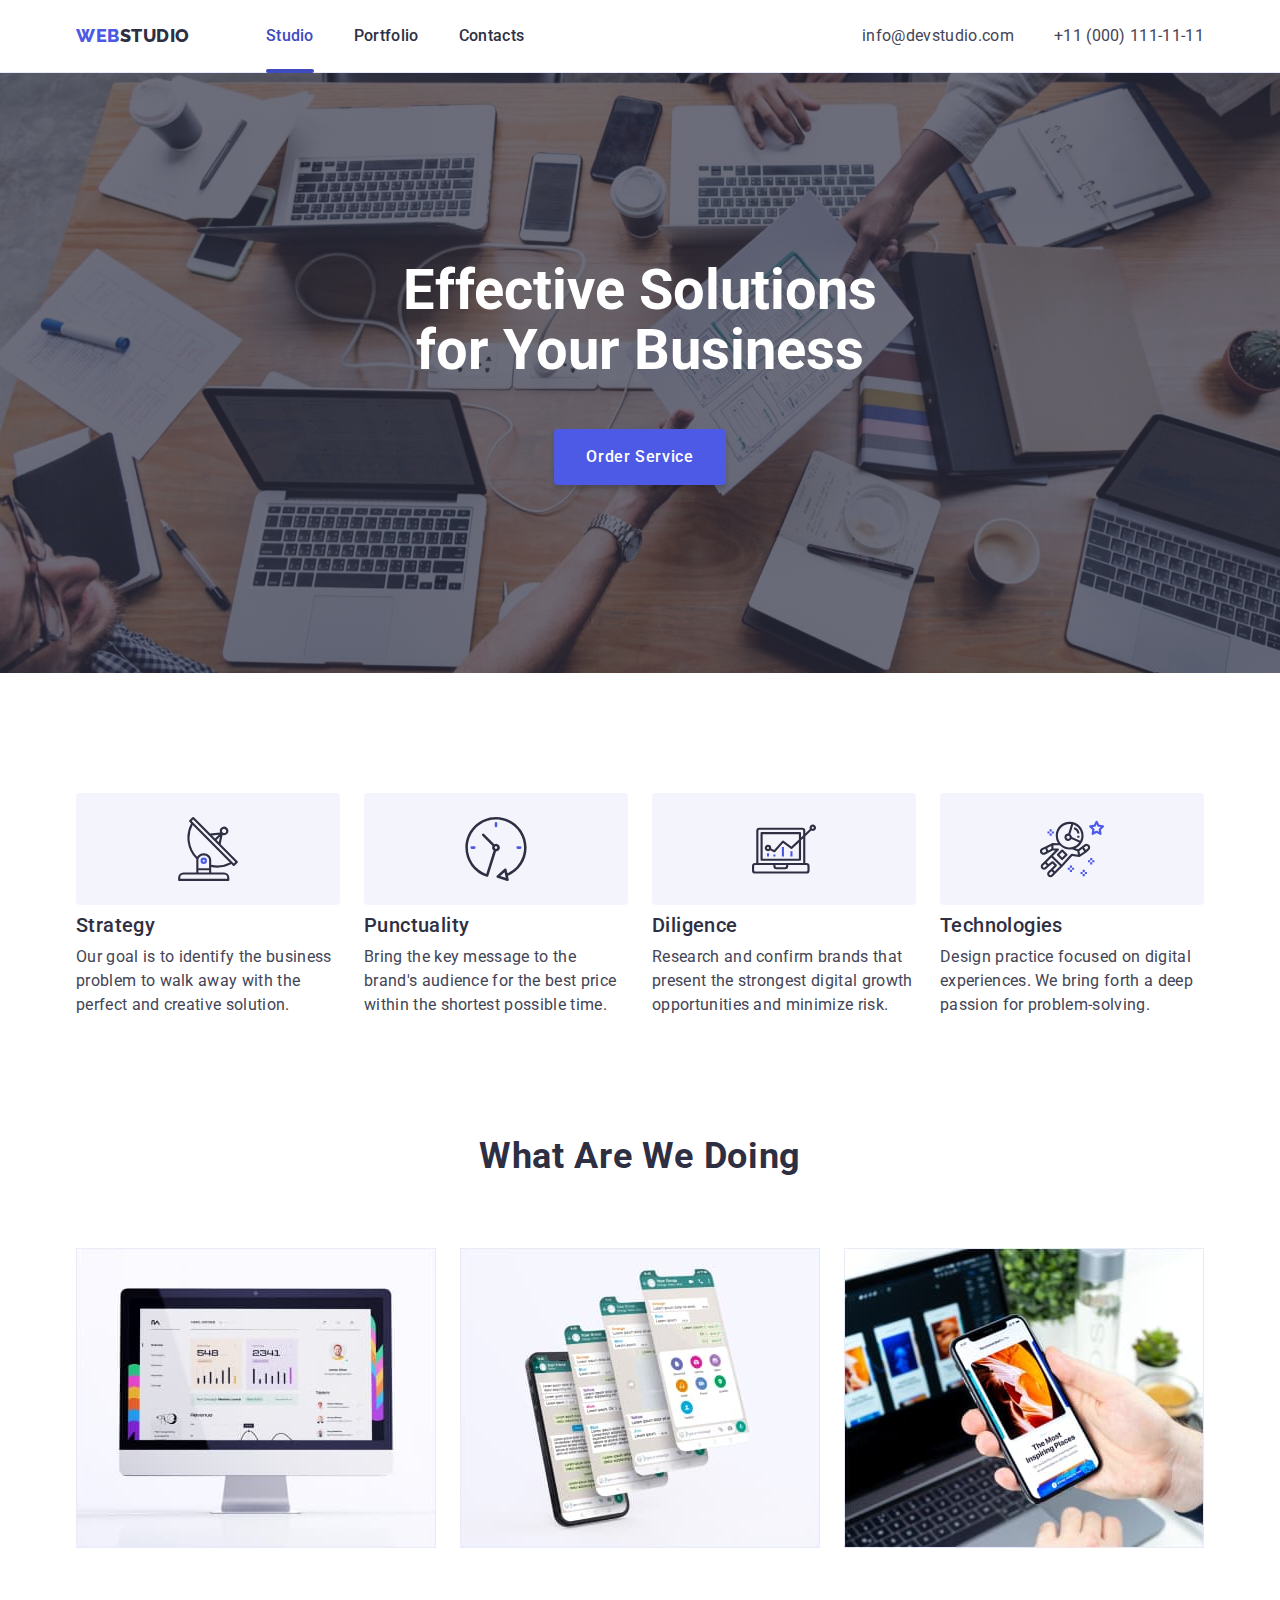
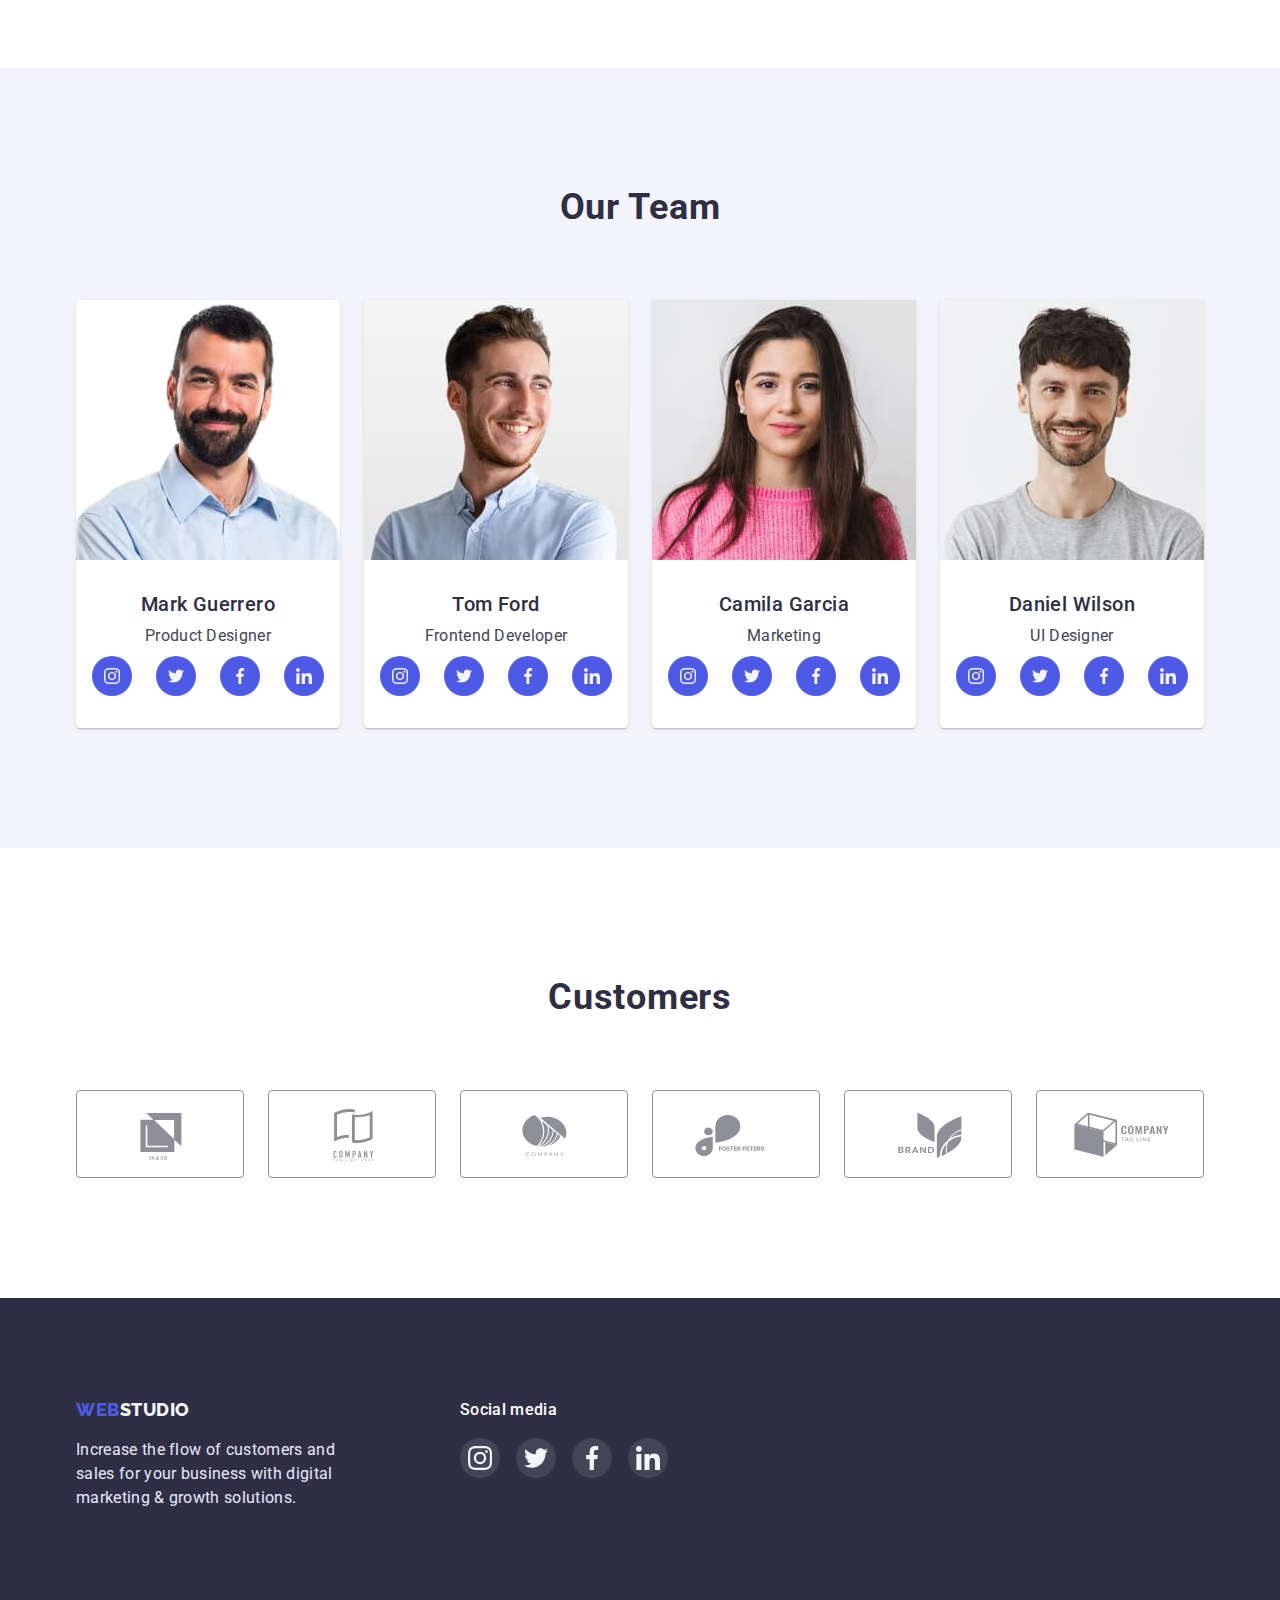
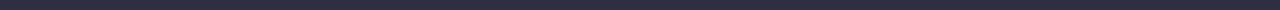
<file: index.html>
<!DOCTYPE html>
<html lang="en">
  <head>
    <meta charset="UTF-8" />
    <meta http-equiv="X-UA-Compatible" content="IE=edge" />
    <meta name="viewport" content="width=device-width, initial-scale=1.0" />
    <title>Web Studio</title>

    <link rel="preconnect" href="https://fonts.googleapis.com" />
    <link rel="preconnect" href="https://fonts.gstatic.com" crossorigin />
    <link
      href="https://fonts.googleapis.com/css2?family=Raleway:wght@800&family=Roboto:wght@400;500;700;900&display=swap"
      rel="stylesheet"
    />

    <link
      rel="stylesheet"
      href="https://cdn.jsdelivr.net/npm/modern-normalize@1.1.0/modern-normalize.min.css"
    />

    <link rel="stylesheet" href="./css/styles.css" />
  </head>

  <body>
    <!-- Header -->
    <header class="page-header">
      <div class="container header-container">
        <nav class="page-navigation">
          <a href="./index.html" class="logo link"
            >Web<span class="logo-theme-light">Studio</span></a
          >

          <ul class="menu list">
            <li class="menu-item">
              <a href="" class="menu-link link current">Studio</a>
            </li>
            <li class="menu-item">
              <a href="./portfolio.html" class="menu-link link">Portfolio</a>
            </li>
            <li class="menu-item">
              <a href="" class="menu-link link">Contacts</a>
            </li>
          </ul>
        </nav>

        <!-- Contacts -->
        <ul class="contacts list">
          <li>
            <a href="mailto:info@devstudio.com" class="contact-mail link"
              >info@devstudio.com</a
            >
          </li>
          <li>
            <a href="tel:+110001111111" class="contact-phone link"
              >+11 (000) 111-11-11</a
            >
          </li>
        </ul>
      </div>
    </header>

    <!-- Main content -->

    <main>
      <!-- Hero -->
      <section class="hero">
        <div class="container">
          <h1 class="hero-title">Effective Solutions for Your Business</h1>
          <button class="modal-btn" type="button" data-modal-open>
            Order Service
          </button>
        </div>
      </section>

      <!-- Our advantages -->
      <section class="section">
        <div class="container">
          <h2 class="visually-hidden">Our advantages</h2>
          <ul class="advantages-list list">
            <li class="advantages-list-item">
              <div class="thumb">
                <svg class="advantages-icon" width="64" height="64">
                  <use href="./images/icons.svg#icon-antenna"></use>
                </svg>
              </div>
              <h3 class="advantages-subtitle">Strategy</h3>
              <p class="advantages-text">
                Our goal is to identify the business problem to walk away with
                the perfect and creative solution.
              </p>
            </li>
            <li class="advantages-list-item">
              <div class="thumb">
                <svg class="advantages-icon" width="64" height="64">
                  <use href="./images/icons.svg#icon-clock"></use>
                </svg>
              </div>
              <h3 class="advantages-subtitle">Punctuality</h3>
              <p class="advantages-text">
                Bring the key message to the brand's audience for the best price
                within the shortest possible time.
              </p>
            </li>
            <li class="advantages-list-item">
              <div class="thumb">
                <svg class="advantages-icon" width="64" height="64">
                  <use href="./images/icons.svg#icon-diagram"></use>
                </svg>
              </div>
              <h3 class="advantages-subtitle">Diligence</h3>
              <p class="advantages-text">
                Research and confirm brands that present the strongest digital
                growth opportunities and minimize risk.
              </p>
            </li>
            <li class="advantages-list-item">
              <div class="thumb">
                <svg class="advantages-icon" width="64" height="64">
                  <use href="./images/icons.svg#icon-astronaut"></use>
                </svg>
              </div>
              <h3 class="advantages-subtitle">Technologies</h3>
              <p class="advantages-text">
                Design practice focused on digital experiences. We bring forth a
                deep passion for problem-solving.
              </p>
            </li>
          </ul>
        </div>
      </section>

      <!-- About work -->
      <section class="section about-work">
        <div class="container">
          <h2 class="title">What are we doing</h2>
          <ul class="about-work-list list">
            <li class="about-work-list-item">
              <img
                src="./images/about-our-work/computer.jpg"
                alt="computer"
                width="360"
                height="300"
              />
            </li>
            <li class="about-work-list-item">
              <img
                src="./images/about-our-work/phone.jpg"
                alt="phone"
                width="360"
                height="300"
              />
            </li>
            <li class="about-work-list-item">
              <img
                src="./images/about-our-work/devices.jpg"
                alt="phone and computer"
                width="360"
                height="300"
              />
            </li>
          </ul>
        </div>
      </section>

      <!-- Our team -->
      <section class="section team">
        <div class="container">
          <h2 class="title">Our Team</h2>
          <ul class="team-list list">
            <li class="team-card">
              <img
                src="./images/our-team/mark.jpg"
                alt="a man"
                width="264"
                height="260"
              />
              <div class="team-description">
                <h3 class="team-subtitle">Mark Guerrero</h3>
                <p class="team-position">Product Designer</p>
                <ul class="social-list list">
                  <li class="social-item">
                    <a class="social-link" href="">
                      <svg class="social-icon" width="16" height="16">
                        <use href="./images/icons.svg#icon-instagram"></use>
                      </svg>
                    </a>
                  </li>
                  <li class="social-item">
                    <a class="social-link" href="">
                      <svg class="social-icon" width="16" height="16">
                        <use href="./images/icons.svg#icon-twitter"></use>
                      </svg>
                    </a>
                  </li>
                  <li class="social-item">
                    <a class="social-link" href=""
                      ><svg class="social-icon" width="16" height="16">
                        <use href="./images/icons.svg#icon-facebook"></use>
                      </svg>
                    </a>
                  </li>
                  <li class="social-item">
                    <a class="social-link" href=""
                      ><svg class="social-icon" width="16" height="16">
                        <use href="./images/icons.svg#icon-linkedin"></use>
                      </svg>
                    </a>
                  </li>
                </ul>
              </div>
            </li>
            <li class="team-card">
              <img
                src="./images/our-team/tom.jpg"
                alt="a man"
                width="264"
                height="260"
              />
              <div class="team-description">
                <h3 class="team-subtitle">Tom Ford</h3>
                <p class="team-position">Frontend Developer</p>
                <ul class="social-list list">
                  <li class="social-item">
                    <a class="social-link" href=""
                      ><svg class="social-icon" width="16" height="16">
                        <use href="./images/icons.svg#icon-instagram"></use>
                      </svg>
                    </a>
                  </li>
                  <li class="social-item">
                    <a class="social-link" href=""
                      ><svg class="social-icon" width="16" height="16">
                        <use href="./images/icons.svg#icon-twitter"></use>
                      </svg>
                    </a>
                  </li>
                  <li class="social-item">
                    <a class="social-link" href=""
                      ><svg class="social-icon" width="16" height="16">
                        <use href="./images/icons.svg#icon-facebook"></use>
                      </svg>
                    </a>
                  </li>
                  <li class="social-item">
                    <a class="social-link" href=""
                      ><svg class="social-icon" width="16" height="16">
                        <use href="./images/icons.svg#icon-linkedin"></use>
                      </svg>
                    </a>
                  </li>
                </ul>
              </div>
            </li>
            <li class="team-card">
              <img
                src="./images/our-team/camila.jpg"
                alt="a women"
                width="264"
                height="260"
              />
              <div class="team-description">
                <h3 class="team-subtitle">Camila Garcia</h3>
                <p class="team-position">Marketing</p>
                <ul class="social-list list">
                  <li class="social-item">
                    <a class="social-link" href=""
                      ><svg class="social-icon" width="16" height="16">
                        <use href="./images/icons.svg#icon-instagram"></use>
                      </svg>
                    </a>
                  </li>
                  <li class="social-item">
                    <a class="social-link" href=""
                      ><svg class="social-icon" width="16" height="16">
                        <use href="./images/icons.svg#icon-twitter"></use>
                      </svg>
                    </a>
                  </li>
                  <li class="social-item">
                    <a class="social-link" href=""
                      ><svg class="social-icon" width="16" height="16">
                        <use href="./images/icons.svg#icon-facebook"></use>
                      </svg>
                    </a>
                  </li>
                  <li class="social-item">
                    <a class="social-link" href=""
                      ><svg class="social-icon" width="16" height="16">
                        <use href="./images/icons.svg#icon-linkedin"></use>
                      </svg>
                    </a>
                  </li>
                </ul>
              </div>
            </li>
            <li class="team-card">
              <img
                src="./images/our-team/daniel.jpg"
                alt="a man"
                width="264"
                height="260"
              />
              <div class="team-description">
                <h3 class="team-subtitle">Daniel Wilson</h3>
                <p class="team-position">UI Designer</p>
                <ul class="social-list list">
                  <li class="social-item">
                    <a class="social-link" href=""
                      ><svg class="social-icon" width="16" height="16">
                        <use href="./images/icons.svg#icon-instagram"></use>
                      </svg>
                    </a>
                  </li>
                  <li class="social-item">
                    <a class="social-link" href=""
                      ><svg class="social-icon" width="16" height="16">
                        <use href="./images/icons.svg#icon-twitter"></use>
                      </svg>
                    </a>
                  </li>
                  <li class="social-item">
                    <a class="social-link" href=""
                      ><svg class="social-icon" width="16" height="16">
                        <use href="./images/icons.svg#icon-facebook"></use>
                      </svg>
                    </a>
                  </li>
                  <li class="social-item">
                    <a class="social-link" href=""
                      ><svg class="social-icon" width="16" height="16">
                        <use href="./images/icons.svg#icon-linkedin"></use>
                      </svg>
                    </a>
                  </li>
                </ul>
              </div>
            </li>
          </ul>
        </div>
      </section>

      <!-- Customers -->
      <section class="customers">
        <div class="container">
          <h2 class="title">Customers</h2>
          <ul class="customers-list list">
            <li class="customers-item">
              <a href="" class="customers-link">
                <svg class="customers-icon" width="104" height="56">
                  <use href="./images/icons.svg#icon-logo"></use>
                </svg>
              </a>
            </li>
            <li class="customers-item">
              <a href="" class="customers-link">
                <svg class="customers-icon" width="104" height="56">
                  <use href="./images/icons.svg#icon-company"></use>
                </svg>
              </a>
            </li>
            <li class="customers-item">
              <a href="" class="customers-link">
                <svg class="customers-icon" width="104" height="56">
                  <use href="./images/icons.svg#icon-logo-company"></use>
                </svg>
              </a>
            </li>
            <li class="customers-item">
              <a href="" class="customers-link">
                <svg class="customers-icon" width="104" height="56">
                  <use href="./images/icons.svg#icon-foster"></use>
                </svg>
              </a>
            </li>
            <li class="customers-item">
              <a href="" class="customers-link">
                <svg class="customers-icon" width="104" height="56">
                  <use href="./images/icons.svg#icon-brand"></use>
                </svg>
              </a>
            </li>
            <li class="customers-item">
              <a href="" class="customers-link">
                <svg class="customers-icon" width="104" height="56">
                  <use href="./images/icons.svg#icon-line"></use>
                </svg>
              </a>
            </li>
          </ul>
        </div>
      </section>
    </main>

    <!-- Footer -->
    <footer class="page-footer">
      <div class="container footer-container">
        <div class="footer-box">
          <a href="./index.html" class="logo link"
            >Web<span class="logo-theme-dark">Studio</span></a
          >
          <p class="slogan">
            Increase the flow of customers and sales for your business with
            digital marketing & growth solutions.
          </p>
        </div>
        <div class="media">
          <p class="media-text">Social media</p>
          <ul class="media-list list">
            <li class="media-item">
              <a href="" class="media-link">
                <svg class="media-icon" width="24" height="24">
                  <use href="./images/icons.svg#icon-instagram"></use>
                </svg>
              </a>
            </li>
            <li class="media-item">
              <a href="" class="media-link">
                <svg class="media-icon" width="24" height="24">
                  <use href="./images/icons.svg#icon-twitter"></use>
                </svg>
              </a>
            </li>
            <li class="media-item">
              <a href="" class="media-link">
                <svg class="media-icon" width="24" height="24">
                  <use href="./images/icons.svg#icon-facebook"></use>
                </svg>
              </a>
            </li>
            <li class="media-item">
              <a href="" class="media-link">
                <svg class="media-icon" width="24" height="24">
                  <use href="./images/icons.svg#icon-linkedin"></use>
                </svg>
              </a>
            </li>
          </ul>
        </div>
      </div>
    </footer>

    <div class="backdrop is-hidden" data-modal>
      <div class="modal">
        <button type="button" class="close-btn" data-modal-close>
          <svg class="close-icon" width="8" height="8">
            <use href="./images/icons.svg#icon-close-modal"></use>
          </svg>
        </button>
      </div>
    </div>

    <script src="./js/modal.js"></script>
  </body>
</html>
</file>
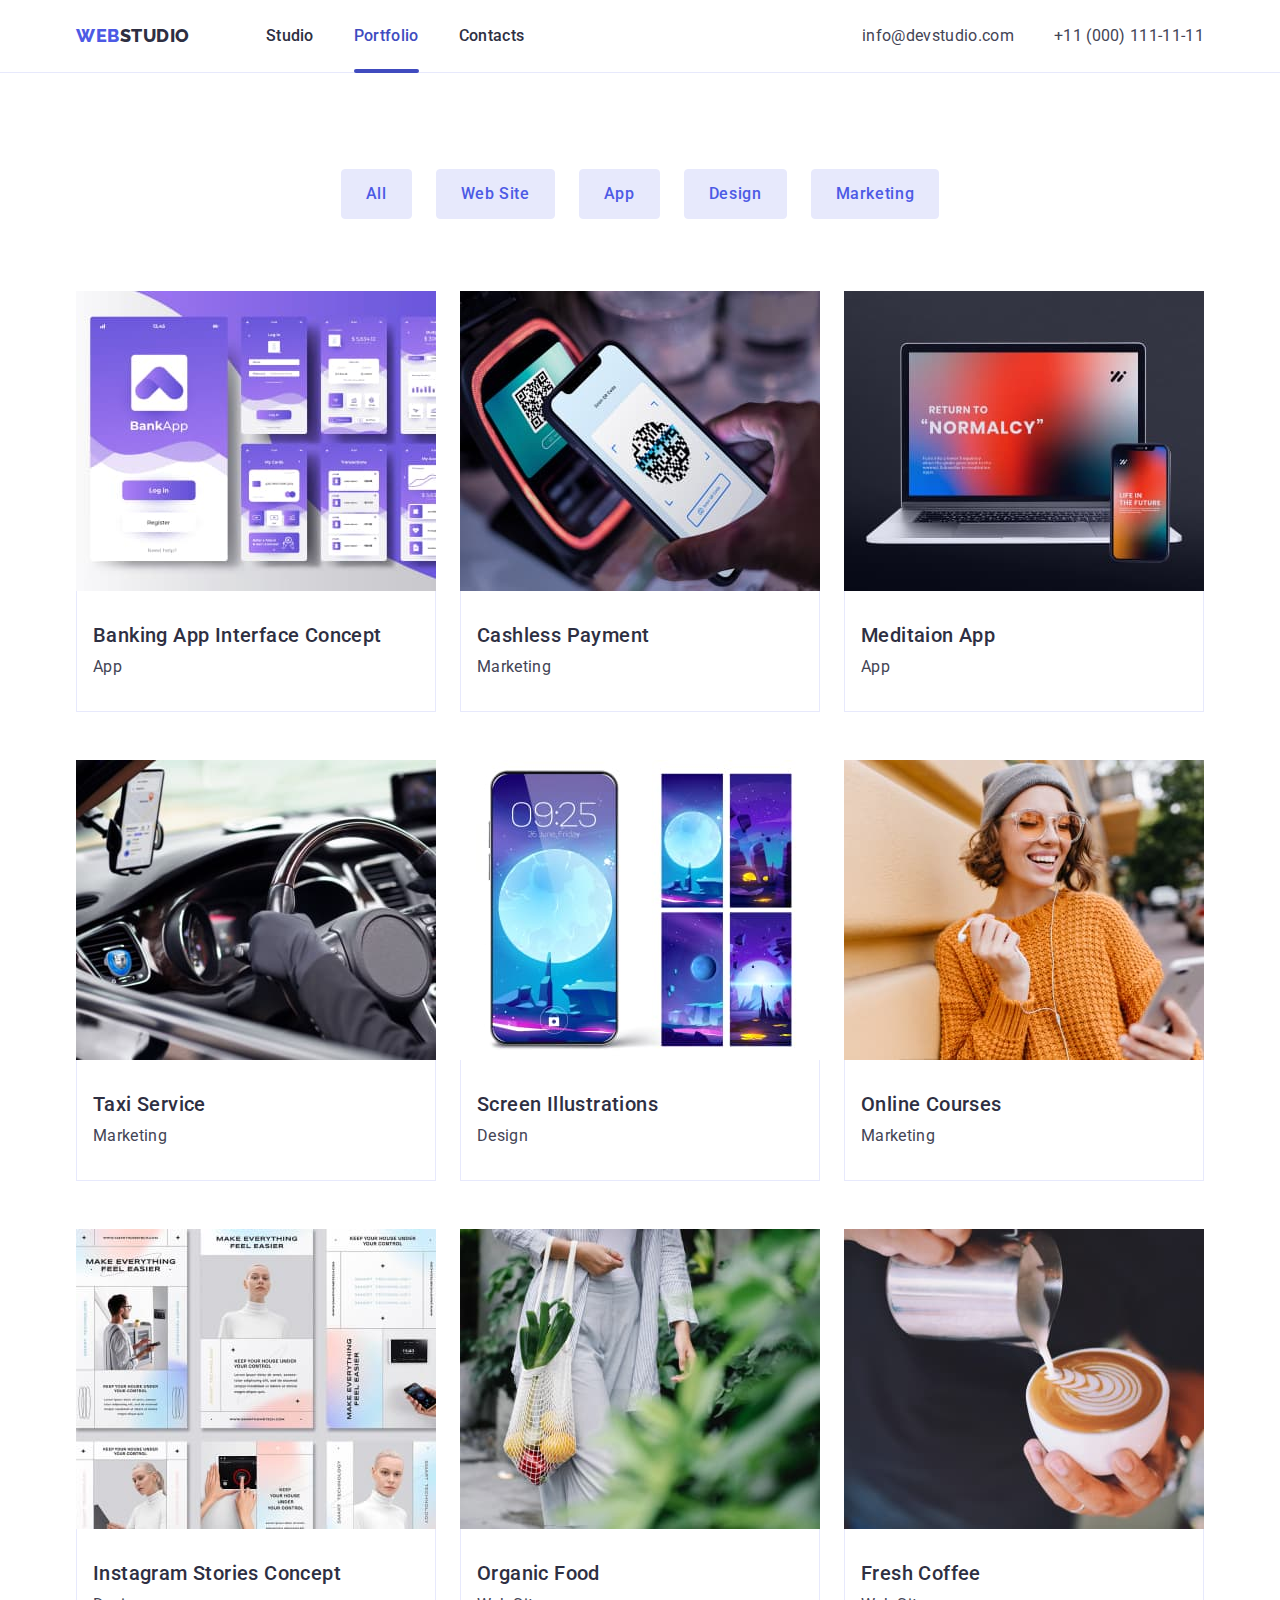
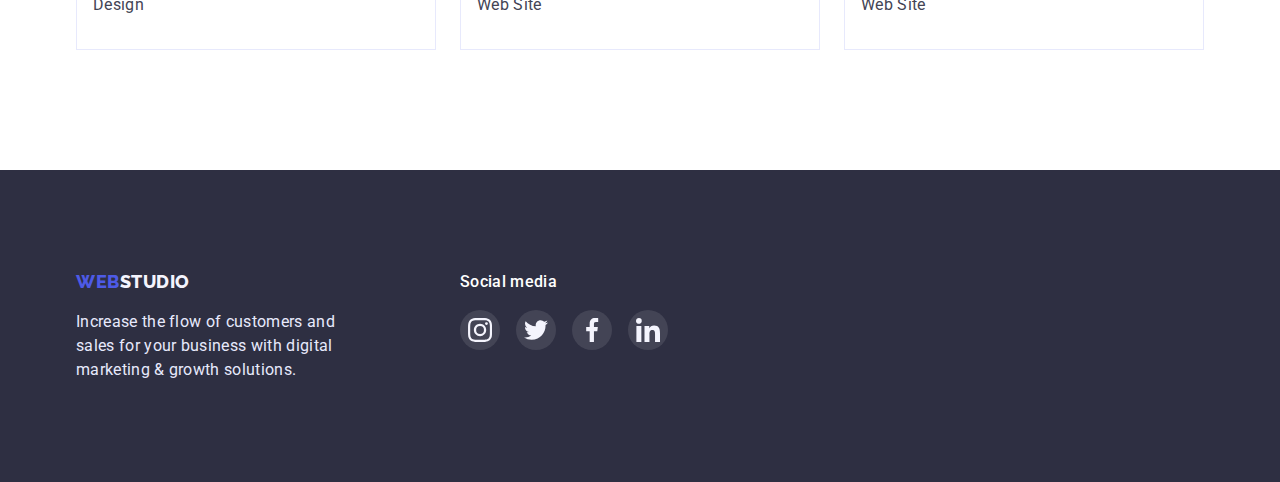
<file: portfolio.html>
<!DOCTYPE html>
<html lang="en">
  <head>
    <meta charset="UTF-8" />
    <meta http-equiv="X-UA-Compatible" content="IE=edge" />
    <meta name="viewport" content="width=device-width, initial-scale=1.0" />
    <title>Web Studio</title>

    <link rel="preconnect" href="https://fonts.googleapis.com" />
    <link rel="preconnect" href="https://fonts.gstatic.com" crossorigin />
    <link
      href="https://fonts.googleapis.com/css2?family=Raleway:wght@800&family=Roboto:wght@400;500;700;900&display=swap"
      rel="stylesheet"
    />

    <link
      rel="stylesheet"
      href="https://cdn.jsdelivr.net/npm/modern-normalize@1.1.0/modern-normalize.min.css"
    />

    <link rel="stylesheet" href="./css/styles.css" />
  </head>

  <body>
    <!-- Header -->
    <header class="page-header">
      <div class="container header-container">
        <nav class="page-navigation">
          <a href="./index.html" class="logo link"
            >Web<span class="logo-theme-light">Studio</span></a
          >

          <ul class="menu list">
            <li class="menu-item">
              <a href="./index.html" class="menu-link link">Studio</a>
            </li>
            <li class="menu-item">
              <a href="./portfolio.html" class="menu-link link current"
                >Portfolio</a
              >
            </li>
            <li class="menu-item">
              <a href="" class="menu-link link">Contacts</a>
            </li>
          </ul>
        </nav>

        <!-- Contacts -->
        <ul class="contacts list">
          <li>
            <a href="mailto:info@devstudio.com" class="contact-mail link"
              >info@devstudio.com</a
            >
          </li>
          <li>
            <a href="tel:+110001111111" class="contact-phone link"
              >+11 (000) 111-11-11</a
            >
          </li>
        </ul>
      </div>
    </header>

    <!-- Main content -->
    <main>
      <section class="portfolio">
        <div class="container">
          <h1 class="visually-hidden">Projects</h1>

          <ul class="filters-list list">
            <li class="filters-list-item">
              <button class="filter-btn" type="button">All</button>
            </li>
            <li class="filters-list-item">
              <button class="filter-btn" type="button">Web Site</button>
            </li>
            <li class="filters-list-item">
              <button class="filter-btn" type="button">App</button>
            </li>
            <li class="filters-list-item">
              <button class="filter-btn" type="button">Design</button>
            </li>
            <li class="filters-list-item">
              <button class="filter-btn" type="button">Marketing</button>
            </li>
          </ul>

          <!-- Projects -->
          <ul class="project-list list">
            <li class="project-card">
              <a href="" class="project-link link">
                <div class="project-box">
                  <img
                    src="./images/projects-card/interface.jpg"
                    alt="white and violet interface"
                    width="360"
                    height="300"
                  />
                  <p class="overlay-text">
                    14 Stylish and User-Friendly App Design Concepts · Task
                    Manager App · Calorie Tracker App · Exotic Fruit Ecommerce
                    App · Cloud Storage App
                  </p>
                </div>
                <div class="project-description">
                  <h2 class="project-card-title">
                    Banking App Interface Concept
                  </h2>
                  <p class="project-card-text">App</p>
                </div>
              </a>
            </li>
            <li class="project-card">
              <a href="" class="project-link link">
                <div class="project-box">
                  <img
                    src="./images/projects-card/payment.jpg"
                    alt="phone in hand"
                    width="360"
                    height="300"
                  />
                  <p class="overlay-text">
                    14 Stylish and User-Friendly App Design Concepts · Task
                    Manager App · Calorie Tracker App · Exotic Fruit Ecommerce
                    App · Cloud Storage App
                  </p>
                </div>
                <div class="project-description">
                  <h2 class="project-card-title">Cashless Payment</h2>
                  <p class="project-card-text">Marketing</p>
                </div>
              </a>
            </li>
            <li class="project-card">
              <a href="" class="project-link link">
                <div class="project-box">
                  <img
                    src="./images/projects-card/meditation-app.jpg"
                    alt="phone and computer"
                    width="360"
                    height="300"
                  />
                  <p class="overlay-text">
                    14 Stylish and User-Friendly App Design Concepts · Task
                    Manager App · Calorie Tracker App · Exotic Fruit Ecommerce
                    App · Cloud Storage App
                  </p>
                </div>
                <div class="project-description">
                  <h2 class="project-card-title">Meditaion App</h2>
                  <p class="project-card-text">App</p>
                </div>
              </a>
            </li>
            <li class="project-card">
              <a href="" class="project-link link">
                <div class="project-box">
                  <img
                    src="./images/projects-card/taxi-service.jpg"
                    alt="a car"
                    width="360"
                    height="300"
                  />
                  <p class="overlay-text">
                    14 Stylish and User-Friendly App Design Concepts · Task
                    Manager App · Calorie Tracker App · Exotic Fruit Ecommerce
                    App · Cloud Storage App
                  </p>
                </div>
                <div class="project-description">
                  <h2 class="project-card-title">Taxi Service</h2>
                  <p class="project-card-text">Marketing</p>
                </div>
              </a>
            </li>
            <li class="project-card">
              <a href="" class="project-link link">
                <div class="project-box">
                  <img
                    src="./images/projects-card/screen-illustrations.jpg"
                    alt="phone screens"
                    width="360"
                    height="300"
                  />
                  <p class="overlay-text">
                    14 Stylish and User-Friendly App Design Concepts · Task
                    Manager App · Calorie Tracker App · Exotic Fruit Ecommerce
                    App · Cloud Storage App
                  </p>
                </div>
                <div class="project-description">
                  <h2 class="project-card-title">Screen Illustrations</h2>
                  <p class="project-card-text">Design</p>
                </div>
              </a>
            </li>
            <li class="project-card">
              <a href="" class="project-link link">
                <div class="project-box">
                  <img
                    src="./images/projects-card/online-courses.jpg"
                    alt="smiling woman"
                    width="360"
                    height="300"
                  />
                  <p class="overlay-text">
                    14 Stylish and User-Friendly App Design Concepts · Task
                    Manager App · Calorie Tracker App · Exotic Fruit Ecommerce
                    App · Cloud Storage App
                  </p>
                </div>
                <div class="project-description">
                  <h2 class="project-card-title">Online Courses</h2>
                  <p class="project-card-text">Marketing</p>
                </div>
              </a>
            </li>
            <li class="project-card">
              <a href="" class="project-link link">
                <div class="project-box">
                  <img
                    src="./images/projects-card/instagram-stories.jpg"
                    alt="design versions"
                    width="360"
                    height="300"
                  />
                  <p class="overlay-text">
                    14 Stylish and User-Friendly App Design Concepts · Task
                    Manager App · Calorie Tracker App · Exotic Fruit Ecommerce
                    App · Cloud Storage App
                  </p>
                </div>
                <div class="project-description">
                  <h2 class="project-card-title">Instagram Stories Concept</h2>
                  <p class="project-card-text">Design</p>
                </div>
              </a>
            </li>
            <li class="project-card">
              <a href="" class="project-link link">
                <div class="project-box">
                  <img
                    src="./images/projects-card/organic-food.jpg"
                    alt="woman holding fruits"
                    width="360"
                    height="300"
                  />
                  <p class="overlay-text">
                    14 Stylish and User-Friendly App Design Concepts · Task
                    Manager App · Calorie Tracker App · Exotic Fruit Ecommerce
                    App · Cloud Storage App
                  </p>
                </div>
                <div class="project-description">
                  <h2 class="project-card-title">Organic Food</h2>
                  <p class="project-card-text">Web Site</p>
                </div>
              </a>
            </li>
            <li class="project-card">
              <a href="" class="project-link link">
                <div class="project-box">
                  <img
                    src="./images/projects-card/fresh-coffee.jpg"
                    alt="cup of coffe"
                    width="360"
                    height="300"
                  />
                  <p class="overlay-text">
                    14 Stylish and User-Friendly App Design Concepts · Task
                    Manager App · Calorie Tracker App · Exotic Fruit Ecommerce
                    App · Cloud Storage App
                  </p>
                </div>
                <div class="project-description">
                  <h2 class="project-card-title">Fresh Coffee</h2>
                  <p class="project-card-text">Web Site</p>
                </div>
              </a>
            </li>
          </ul>
        </div>
      </section>
    </main>

    <!-- Footer -->
    <footer class="page-footer">
      <div class="container footer-container">
        <div class="footer-box">
          <a href="./index.html" class="logo link"
            >Web<span class="logo-theme-dark">Studio</span></a
          >
          <p class="slogan">
            Increase the flow of customers and sales for your business with
            digital marketing & growth solutions.
          </p>
        </div>
        <div class="media">
          <p class="media-text">Social media</p>
          <ul class="media-list list">
            <li class="media-item">
              <a href="" class="media-link">
                <svg class="media-icon" width="24" height="24">
                  <use href="./images/icons.svg#icon-instagram"></use>
                </svg>
              </a>
            </li>
            <li class="media-item">
              <a href="" class="media-link">
                <svg class="media-icon" width="24" height="24">
                  <use href="./images/icons.svg#icon-twitter"></use>
                </svg>
              </a>
            </li>
            <li class="media-item">
              <a href="" class="media-link">
                <svg class="media-icon" width="24" height="24">
                  <use href="./images/icons.svg#icon-facebook"></use>
                </svg>
              </a>
            </li>
            <li class="media-item">
              <a href="" class="media-link">
                <svg class="media-icon" width="24" height="24">
                  <use href="./images/icons.svg#icon-linkedin"></use>
                </svg>
              </a>
            </li>
          </ul>
        </div>
      </div>
    </footer>
  </body>
</html>
</file>
<file: css/styles.css>
:root {
  --primary-brand-color: #4d5ae5;
  --pressed-state-color: #404bbf;
  --dark-color: #2e2f42;
  --success-color: #31d0aa;
  --text-color: #434455;
  --subtext-color: #8e8f99;
  --accent-color: #e7e9fc;
  --light-mode-color: #f4f4fd;
  --background-color: #ffffff;
  --button-color: #ffffff;
  --transition-duration-func: 250ms cubic-bezier(0.4, 0, 0.2, 1);
}

h1,
h2,
h3,
p {
  margin-top: 0;
  margin-bottom: 0;
}

ul {
  margin-top: 0;
  margin-bottom: 0;
  padding-left: 0;
}

img {
  display: block;
}

.list {
  list-style: none;
}

.link {
  text-decoration: none;
}

body {
  font-family: 'Roboto', sans-serif;
  color: var(--text-color);
  background-color: var(--background-color);
}

.container {
  width: 1158px;
  padding-left: 15px;
  padding-right: 15px;
  margin-left: auto;
  margin-right: auto;
}

.section {
  padding-top: 120px;
  padding-bottom: 120px;
}

.visually-hidden {
  position: absolute;
  width: 1px;
  height: 1px;
  margin: -1px;
  border: 0;
  padding: 0;

  white-space: nowrap;
  clip-path: inset(100%);
  clip: rect(0 0 0 0);
  overflow: hidden;
}

/* ======================== COMPONENTS ======================== */

.logo {
  margin-right: 76px;

  font-family: 'Raleway', sans-serif;
  font-weight: 800;
  font-size: 18px;
  line-height: 1.33;
  letter-spacing: 0.03em;
  text-transform: uppercase;
  color: var(--primary-brand-color);
}

.logo-theme-light {
  color: var(--dark-color);
}

.logo-theme-dark {
  color: var(--light-mode-color);
}

.title {
  margin-bottom: 72px;

  font-weight: 700;
  font-size: 36px;
  line-height: 1.1;
  letter-spacing: 0.02em;
  text-align: center;
  text-transform: capitalize;
  color: var(--dark-color);
}
/* ============================= Header =========================== */

.page-header {
  padding-top: 24px;
  padding-bottom: 24px;
  border-bottom: 1px solid var(--accent-color);
}

.header-container {
  display: flex;
  align-items: center;
  justify-content: space-between;
}

.page-navigation {
  display: flex;
  align-items: center;
}

.menu {
  display: flex;
  align-items: center;
}

.menu-item:not(:last-child) {
  margin-right: 40px;
}

.menu-link {
  position: relative;
  transition: color var(--transition-duration-func);

  font-weight: 500;
  line-height: 1.5;
  letter-spacing: 0.02em;
  color: var(--dark-color);
}

.menu-link:hover,
.menu-link:focus {
  color: var(--pressed-state-color);
}

.current {
  color: var(--pressed-state-color);
}

.current::after {
  content: '';

  position: absolute;
  left: 0px;
  top: 43px;

  display: block;
  width: 100%;
  height: 4px;

  border-radius: 2px;
  background-color: var(--pressed-state-color);
}

/* Contacts */

.contacts {
  display: flex;
  align-items: center;
}

.contact-mail {
  margin-right: 40px;
}

.contact-mail,
.contact-phone {
  transition: color var(--transition-duration-func);

  line-height: 1.5;
  letter-spacing: 0.02em;
  color: var(--text-color);
}

.contact-mail:hover,
.contact-mail:focus {
  color: var(--pressed-state-color);
}

.contact-phone:hover,
.contact-phone:focus {
  color: var(--pressed-state-color);
}

/* =================================== Hero ========================== */

.hero {
  background-image: linear-gradient(
      rgba(46, 47, 66, 0.7),
      rgba(46, 47, 66, 0.7)
    ),
    url(../images/hero/bg.jpg);
  background-repeat: no-repeat;
  background-color: rgba(46, 47, 66, 0.7);

  max-width: 1440px;
  margin: 0 auto;
  padding-top: 188px;
  padding-bottom: 188px;

  text-align: center;
}

.hero-title {
  width: 495px;
  margin-left: auto;
  margin-right: auto;
  margin-bottom: 48px;

  font-weight: 700;
  font-size: 56px;
  line-height: 1.07;
  text-align: center;
  color: var(--button-color);
}

.modal-btn {
  transition: background-color var(--transition-duration-func);

  display: inline-block;
  border-radius: 4px;
  border: none;
  box-shadow: 0px 4px 4px rgba(0, 0, 0, 0.15);
  padding-top: 16px;
  padding-bottom: 16px;
  padding-left: 32px;
  padding-right: 32px;

  font-family: inherit;
  font-weight: 500;
  font-size: 16px;
  line-height: 1.5;
  letter-spacing: 0.04em;
  color: var(--button-color);
  background-color: var(--primary-brand-color);
  cursor: pointer;
}

.modal-btn:hover,
.modal-btn:focus {
  background-color: var(--pressed-state-color);
}

/* =========================== Our advantages ========================= */

.advantages-list {
  display: flex;
  gap: 24px;
}

.advantages-list-item {
  flex-basis: calc((100% - 72px) / 4);
}

.advantages-subtitle {
  margin-bottom: 8px;

  font-weight: 500;
  font-size: 20px;
  line-height: 1.2;
  letter-spacing: 0.02em;
  color: var(--dark-color);
}

.advantages-text {
  line-height: 1.5;
  letter-spacing: 0.02em;
}

.thumb {
  display: flex;
  justify-content: center;
  align-items: center;

  margin-bottom: 8px;
  width: 264px;
  height: 112px;

  border-radius: 4px;
  background-color: var(--light-mode-color);
}

/* =============================== About work ========================== */

.about-work {
  padding-top: 0;
}

.about-work-list {
  display: flex;
  gap: 24px;
}

.about-work-list-item {
  flex-basis: calc((100% - 24px * 2) / 3);
}

/* =============================== Our team =========================== */

.team {
  background-color: var(--light-mode-color);
}

.team-list {
  display: flex;
  gap: 24px;
}

.team-card {
  background-color: var(--background-color);

  box-shadow: 0px 1px 6px rgba(46, 47, 66, 0.08),
    0px 1px 1px rgba(46, 47, 66, 0.16), 0px 2px 1px rgba(46, 47, 66, 0.08);
  border-radius: 0px 0px 4px 4px;
}

.team-description {
  padding-top: 32px;
  padding-bottom: 32px;
  text-align: center;
}

.team-subtitle {
  margin-bottom: 8px;

  font-weight: 500;
  font-size: 20px;
  line-height: 1.2;
  letter-spacing: 0.02em;
  color: var(--dark-color);
}

.team-position {
  margin-bottom: 8px;

  line-height: 1.5;
  letter-spacing: 0.02em;
}

.social-list {
  display: flex;
  justify-content: center;
  gap: 24px;
}

.social-link {
  transition: background-color var(--transition-duration-func);

  display: flex;
  justify-content: center;
  align-items: center;

  width: 40px;
  height: 40px;
  background-color: var(--primary-brand-color);
  border-radius: 50%;
}

.social-link:hover,
.social-link:focus {
  background-color: var(--pressed-state-color);
}

/* ============================ Customers ============================ */

.customers {
  padding-top: 130px;
  padding-bottom: 120px;
}

.customers-list {
  display: flex;
  justify-content: space-between;
}

.customers-link {
  transition: color var(--transition-duration-func),
    border var(--transition-duration-func);

  display: flex;
  justify-content: center;
  align-items: center;

  width: 168px;
  height: 88px;

  color: var(--subtext-color);
  border: 1px solid var(--subtext-color);
  border-radius: 4px;
}

.customers-link:hover,
.customers-link:focus {
  color: var(--pressed-state-color);
  border: 1px solid var(--pressed-state-color);
}

.customers-icon {
  fill: currentColor;
}

/* ============================ PORTFOLIO ==================== */

/* Filters */

.portfolio {
  padding-top: 96px;
  padding-bottom: 120px;
}

.filters-list {
  display: flex;
  align-items: center;
  justify-content: center;

  margin-bottom: 72px;
}

.filters-list-item:not(:last-child) {
  margin-right: 24px;
}

.filter-btn {
  transition: color var(--transition-duration-func),
    background-color var(--transition-duration-func),
    border var(--transition-duration-func),
    box-shadow var(--transition-duration-func);

  display: inline-block;
  border-radius: 4px;
  border: 1px solid var(--accent-color);
  padding-top: 12px;
  padding-bottom: 12px;
  padding-left: 24px;
  padding-right: 24px;

  font-family: inherit;
  font-weight: 500;
  font-size: 16px;
  line-height: 1.5;
  letter-spacing: 0.04em;
  color: var(--primary-brand-color);
  background-color: var(--accent-color);
  cursor: pointer;
}

.filter-btn:hover,
.filter-btn:focus {
  color: var(--button-color);
  background-color: var(--pressed-state-color);
  border: 1px solid transparent;
  box-shadow: 0px 3px 1px rgba(0, 0, 0, 0.1), 0px 2px 1px rgba(0, 0, 0, 0.08),
    0px 2px 2px rgba(0, 0, 0, 0.12);
}

/* ============================== PROJECTS =========================== */

.project-list {
  display: flex;
  flex-wrap: wrap;
  row-gap: 48px;
  column-gap: 24px;
}

.project-card {
  transition: box-shadow var(--transition-duration-func);

  flex-basis: calc((100% - 48px) / 3);
}

.project-card:hover,
.project-card:focus {
  box-shadow: 0px 1px 6px rgba(46, 47, 66, 0.08),
    0px 1px 1px rgba(46, 47, 66, 0.16), 0px 2px 1px rgba(46, 47, 66, 0.08);
}

.project-link {
  display: block;
}

.project-box {
  position: relative;
  overflow: hidden;
}

.overlay-text {
  position: absolute;
  transform: translateY(100%);
  transition: transform var(--transition-duration-func);

  top: 0;
  left: 0;
  width: 100%;
  height: 100%;
  padding: 40px 32px;

  font-size: 16px;
  line-height: 1.5;
  letter-spacing: 0.02em;
  color: var(--light-mode-color);
  background-color: var(--primary-brand-color);
}

.project-link:hover .overlay-text,
.project-link:focus .overlay-text {
  transform: translateY(0);
}

.project-card-title {
  margin-bottom: 8px;

  font-weight: 500;
  font-size: 20px;
  line-height: 1.2;
  letter-spacing: 0.02em;
  color: var(--dark-color);
}

.project-card-text {
  line-height: 1.5;
  letter-spacing: 0.02em;
  color: var(--text-color);
}

.project-description {
  padding-top: 32px;
  padding-bottom: 32px;
  padding-left: 16px;
  padding-right: 16px;

  border-right: 1px solid var(--accent-color);
  border-bottom: 1px solid var(--accent-color);
  border-left: 1px solid var(--accent-color);
}

/* ============================== Footer ============================== */

.page-footer {
  padding-top: 100px;
  padding-bottom: 100px;
  background-color: var(--dark-color);
}

.footer-container {
  display: flex;
  justify-content: flex-start;
  gap: 120px;
}

.slogan {
  width: 264px;
  margin-top: 16px;

  line-height: 1.5;
  letter-spacing: 0.02em;
  color: var(--accent-color);
}

.media-text {
  margin-bottom: 16px;

  font-weight: 500;
  line-height: 1.5;
  letter-spacing: 0.02em;
  color: var(--button-color);
}

.media-list {
  display: flex;
  gap: 16px;
}

.media-link {
  transition: background-color var(--transition-duration-func);

  display: flex;
  justify-content: center;
  align-items: center;
  width: 40px;
  height: 40px;
  border-radius: 50%;
  background-color: rgba(255, 255, 255, 0.1);
}

.media-link:hover,
.media-link:focus {
  background-color: var(--success-color);
}

/* ============================== MODAL WINDOW ========================== */

.backdrop {
  position: fixed;
  top: 0;
  left: 0;
  width: 100%;
  height: 100%;
  z-index: 100;
  background-color: rgba(46, 47, 66, 0.4);

  transition: opacity var(--transition-duration-func),
    visibility var(--transition-duration-func),
    transform var(--transition-duration-func);
}

.backdrop.is-hidden {
  opacity: 0;
  visibility: hidden;
  pointer-events: none;
  transform: scale(1.2);
}

.modal {
  position: absolute;
  top: 50%;
  left: 50%;
  transform: translate(-50%, -50%);

  width: 408px;
  height: 576px;

  background-color: #fcfcfc;
  box-shadow: 0px 1px 1px rgba(0, 0, 0, 0.14), 0px 1px 3px rgba(0, 0, 0, 0.12),
    0px 2px 1px rgba(0, 0, 0, 0.2);
  border-radius: 4px;
}

.close-btn {
  position: absolute;
  top: 24px;
  right: 24px;

  display: flex;
  justify-content: center;
  align-items: center;

  padding: 0;
  width: 24px;
  height: 24px;
  border-radius: 50%;

  background-color: var(--accent-color);
  border: 1px solid rgba(0, 0, 0, 0.1);
  cursor: pointer;
}
</file>
